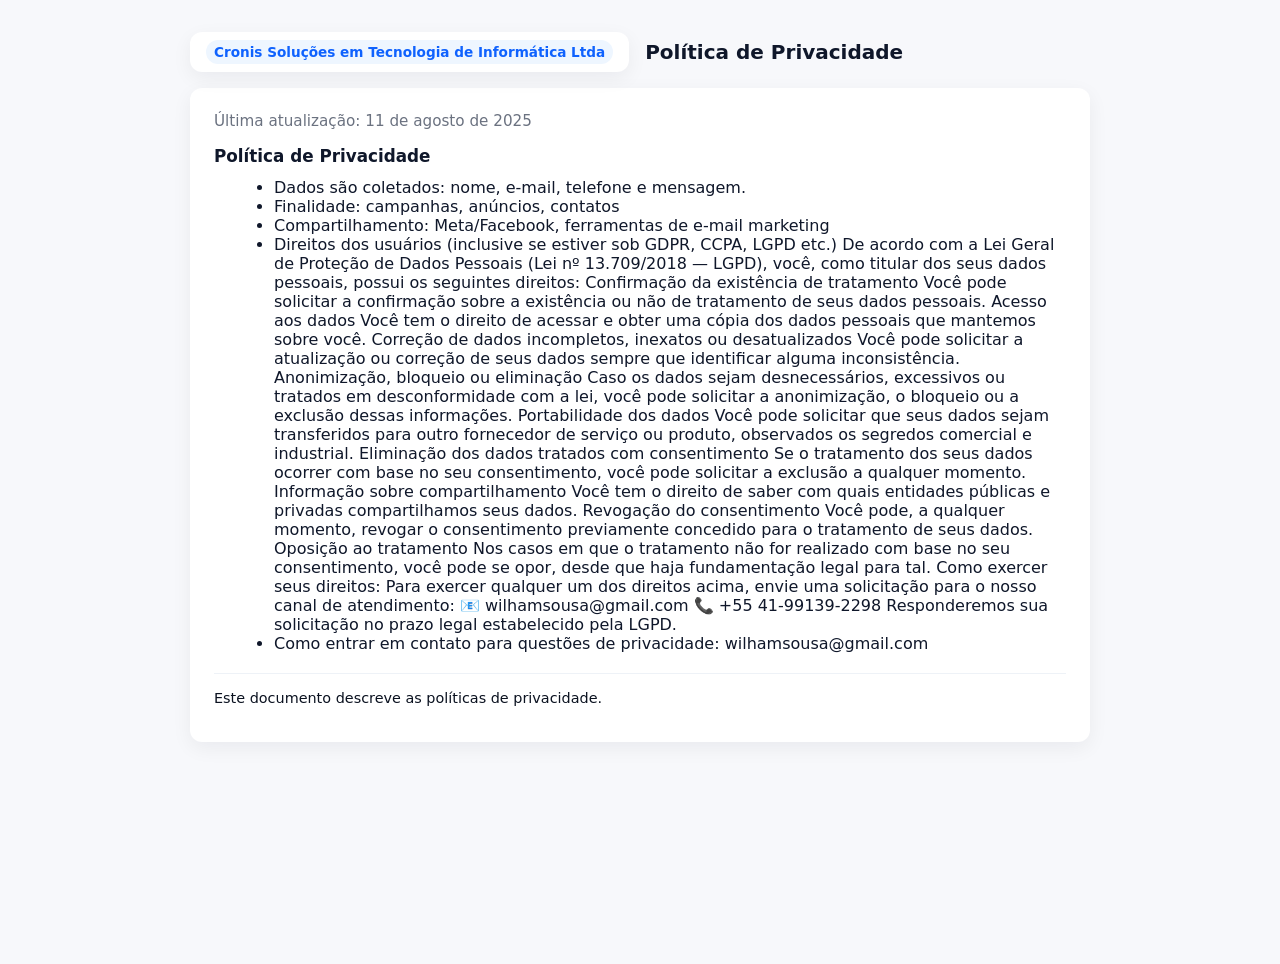
<file: privacy.html>
<!doctype html>
<html lang="pt-BR">
<head>
  <meta charset="utf-8">
  <meta name="viewport" content="width=device-width,initial-scale=1">
  <title>Política de Privacidade — Cronis Soluções em Tecnologia de Informática Ltda</title>
  <meta name="description" content="Política de Privacidade de Cronis Soluções em Tecnologia de Informática Ltda. Saiba quais dados coletamos, como usamos e seus direitos." />
  <style>
    :root{--bg:#f7f8fb;--card:#ffffff;--muted:#6b7280;--accent:#0f62fe;--max:900px}
    html,body{height:100%}
    body{font-family:Inter, ui-sans-serif, system-ui, -apple-system, "Segoe UI", Roboto, "Helvetica Neue", Arial; background:var(--bg); color:#0f172a; margin:0; padding:2rem; display:flex; align-items:flex-start; justify-content:center}
    .wrap{width:100%;max-width:var(--max)}
    header{display:flex;align-items:center;gap:1rem;margin-bottom:1rem}
    header h1{font-size:1.25rem;margin:0}
    .card{background:var(--card);border-radius:12px;padding:1.5rem;box-shadow:0 6px 20px rgba(15,23,42,0.06)}
    nav{margin-bottom:1rem}
    nav a{color:var(--accent);text-decoration:none;margin-right:1rem;font-size:0.95rem}
    section{margin-top:1rem}
    h2{margin:0 0 0.5rem 0;font-size:1.05rem}
    p{margin:0 0 0.75rem 0;color:#0b1220}
    ul{margin:0 0 0.75rem 1.25rem}
    .muted{color:var(--muted);font-size:0.95rem}
    footer{margin-top:1.25rem;padding-top:1rem;border-top:1px solid #eef2f7;font-size:0.9rem;color:var(--muted)}
    .pill{display:inline-block;padding:.25rem .5rem;border-radius:999px;background:#eef6ff;color:var(--accent);font-weight:600;font-size:0.85rem}
    @media (max-width:520px){body{padding:1rem}}
  </style>
</head>
<body>
  <div class="wrap">
    <header>
      <div class="card" style="padding:.5rem 1rem;display:inline-block">
        <strong class="pill">Cronis Soluções em Tecnologia de Informática Ltda</strong>
      </div>
      <h1>Política de Privacidade</h1>
    </header>

    <main class="card" role="main">
      <p class="muted">Última atualização: <time datetime="2025-08-11">11 de agosto de 2025</time></p>

      <section id="politica-privacidade">
            <h2>Política de Privacidade</h2>
            <p>
                <ul>
                    <li>Dados são coletados: nome, e-mail, telefone e mensagem.</li>
                    <li>Finalidade: campanhas, anúncios, contatos</li>
                    <li>Compartilhamento: Meta/Facebook, ferramentas de e-mail marketing</li>
                    <li>Direitos dos usuários (inclusive se estiver sob GDPR, CCPA, LGPD etc.)
                        <span>
                            De acordo com a Lei Geral de Proteção de Dados Pessoais (Lei nº 13.709/2018 — LGPD), você, como titular dos seus dados pessoais, possui os seguintes direitos:

                            Confirmação da existência de tratamento
                            Você pode solicitar a confirmação sobre a existência ou não de tratamento de seus dados pessoais.

                            Acesso aos dados
                            Você tem o direito de acessar e obter uma cópia dos dados pessoais que mantemos sobre você.

                            Correção de dados incompletos, inexatos ou desatualizados
                            Você pode solicitar a atualização ou correção de seus dados sempre que identificar alguma inconsistência.

                            Anonimização, bloqueio ou eliminação
                            Caso os dados sejam desnecessários, excessivos ou tratados em desconformidade com a lei, você pode solicitar a anonimização, o bloqueio ou a exclusão dessas informações.

                            Portabilidade dos dados
                            Você pode solicitar que seus dados sejam transferidos para outro fornecedor de serviço ou produto, observados os segredos comercial e industrial.

                            Eliminação dos dados tratados com consentimento
                            Se o tratamento dos seus dados ocorrer com base no seu consentimento, você pode solicitar a exclusão a qualquer momento.

                            Informação sobre compartilhamento
                            Você tem o direito de saber com quais entidades públicas e privadas compartilhamos seus dados.

                            Revogação do consentimento
                            Você pode, a qualquer momento, revogar o consentimento previamente concedido para o tratamento de seus dados.

                            Oposição ao tratamento
                            Nos casos em que o tratamento não for realizado com base no seu consentimento, você pode se opor, desde que haja fundamentação legal para tal.

                            Como exercer seus direitos:
                            Para exercer qualquer um dos direitos acima, envie uma solicitação para o nosso canal de atendimento:
                            📧 wilhamsousa@gmail.com
                            📞 +55 41-99139-2298

                            Responderemos sua solicitação no prazo legal estabelecido pela LGPD.
                        </span>
                    </li>
                    <li>Como entrar em contato para questões de privacidade: wilhamsousa@gmail.com</li>
                </ul>
            </p>
        </section>

      <footer>
        <p>Este documento descreve as políticas de privacidade.</p>
      </footer>
    </main>
  </div>
</body>
</html>
</file>
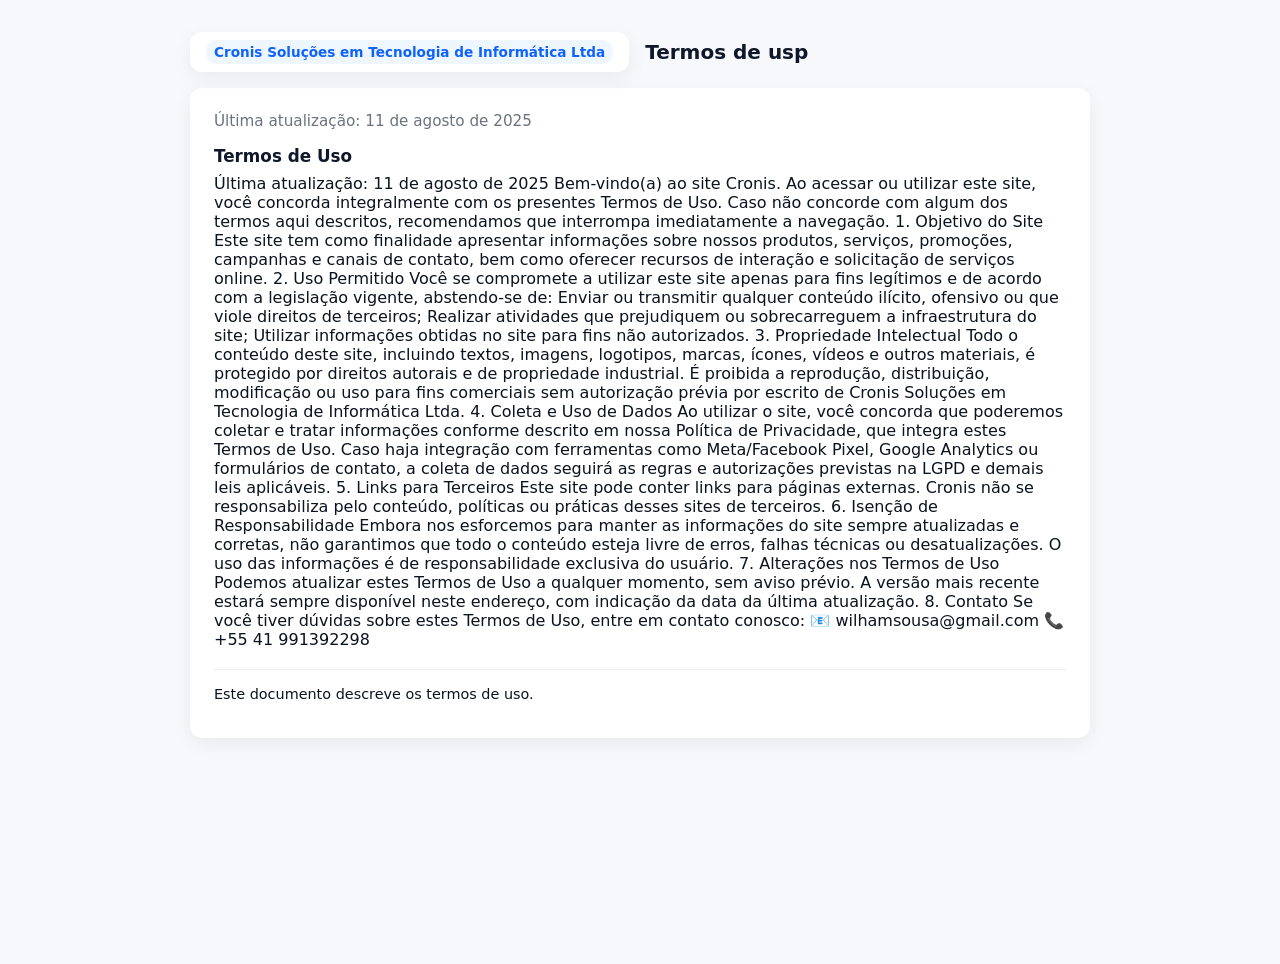
<file: terms.html>
<!doctype html>
<html lang="pt-BR">
<head>
  <meta charset="utf-8">
  <meta name="viewport" content="width=device-width,initial-scale=1">
  <title>Termos de uso — Cronis Soluções em Tecnologia de Informática Ltda</title>
  <meta name="description" content="Política de Privacidade de Cronis Soluções em Tecnologia de Informática Ltda. Saiba quais dados coletamos, como usamos e seus direitos." />
  <style>
    :root{--bg:#f7f8fb;--card:#ffffff;--muted:#6b7280;--accent:#0f62fe;--max:900px}
    html,body{height:100%}
    body{font-family:Inter, ui-sans-serif, system-ui, -apple-system, "Segoe UI", Roboto, "Helvetica Neue", Arial; background:var(--bg); color:#0f172a; margin:0; padding:2rem; display:flex; align-items:flex-start; justify-content:center}
    .wrap{width:100%;max-width:var(--max)}
    header{display:flex;align-items:center;gap:1rem;margin-bottom:1rem}
    header h1{font-size:1.25rem;margin:0}
    .card{background:var(--card);border-radius:12px;padding:1.5rem;box-shadow:0 6px 20px rgba(15,23,42,0.06)}
    nav{margin-bottom:1rem}
    nav a{color:var(--accent);text-decoration:none;margin-right:1rem;font-size:0.95rem}
    section{margin-top:1rem}
    h2{margin:0 0 0.5rem 0;font-size:1.05rem}
    p{margin:0 0 0.75rem 0;color:#0b1220}
    ul{margin:0 0 0.75rem 1.25rem}
    .muted{color:var(--muted);font-size:0.95rem}
    footer{margin-top:1.25rem;padding-top:1rem;border-top:1px solid #eef2f7;font-size:0.9rem;color:var(--muted)}
    .pill{display:inline-block;padding:.25rem .5rem;border-radius:999px;background:#eef6ff;color:var(--accent);font-weight:600;font-size:0.85rem}
    @media (max-width:520px){body{padding:1rem}}
  </style>
</head>
<body>
  <div class="wrap">
    <header>
      <div class="card" style="padding:.5rem 1rem;display:inline-block">
        <strong class="pill">Cronis Soluções em Tecnologia de Informática Ltda</strong>
      </div>
      <h1>Termos de usp</h1>
    </header>

    <main class="card" role="main">
      <p class="muted">Última atualização: <time datetime="2025-08-11">11 de agosto de 2025</time></p>

              <section id="termos-de-uso">
            <h2>Termos de Uso</h2>
            <p>
                Última atualização: 11 de agosto de 2025

                Bem-vindo(a) ao site Cronis. Ao acessar ou utilizar este site, você concorda integralmente com os presentes Termos de Uso. Caso não concorde com algum dos termos aqui descritos, recomendamos que interrompa imediatamente a navegação.

                1. Objetivo do Site
                Este site tem como finalidade apresentar informações sobre nossos produtos, serviços, promoções, campanhas e canais de contato, bem como oferecer recursos de interação e solicitação de serviços online.

                2. Uso Permitido
                Você se compromete a utilizar este site apenas para fins legítimos e de acordo com a legislação vigente, abstendo-se de:

                Enviar ou transmitir qualquer conteúdo ilícito, ofensivo ou que viole direitos de terceiros;

                Realizar atividades que prejudiquem ou sobrecarreguem a infraestrutura do site;

                Utilizar informações obtidas no site para fins não autorizados.

                3. Propriedade Intelectual
                Todo o conteúdo deste site, incluindo textos, imagens, logotipos, marcas, ícones, vídeos e outros materiais, é protegido por direitos autorais e de propriedade industrial. É proibida a reprodução, distribuição, modificação ou uso para fins comerciais sem autorização prévia por escrito de Cronis Soluções em Tecnologia de Informática Ltda.

                4. Coleta e Uso de Dados
                Ao utilizar o site, você concorda que poderemos coletar e tratar informações conforme descrito em nossa Política de Privacidade, que integra estes Termos de Uso.
                Caso haja integração com ferramentas como Meta/Facebook Pixel, Google Analytics ou formulários de contato, a coleta de dados seguirá as regras e autorizações previstas na LGPD e demais leis aplicáveis.

                5. Links para Terceiros
                Este site pode conter links para páginas externas. Cronis não se responsabiliza pelo conteúdo, políticas ou práticas desses sites de terceiros.

                6. Isenção de Responsabilidade
                Embora nos esforcemos para manter as informações do site sempre atualizadas e corretas, não garantimos que todo o conteúdo esteja livre de erros, falhas técnicas ou desatualizações. O uso das informações é de responsabilidade exclusiva do usuário.

                7. Alterações nos Termos de Uso
                Podemos atualizar estes Termos de Uso a qualquer momento, sem aviso prévio. A versão mais recente estará sempre disponível neste endereço, com indicação da data da última atualização.

                8. Contato
                Se você tiver dúvidas sobre estes Termos de Uso, entre em contato conosco:
                📧 wilhamsousa@gmail.com
                📞 +55 41 991392298
            </p>
        </section>

      <footer>
        <p>Este documento descreve os termos de uso.</p>
      </footer>
    </main>
  </div>
</body>
</html>
</file>
